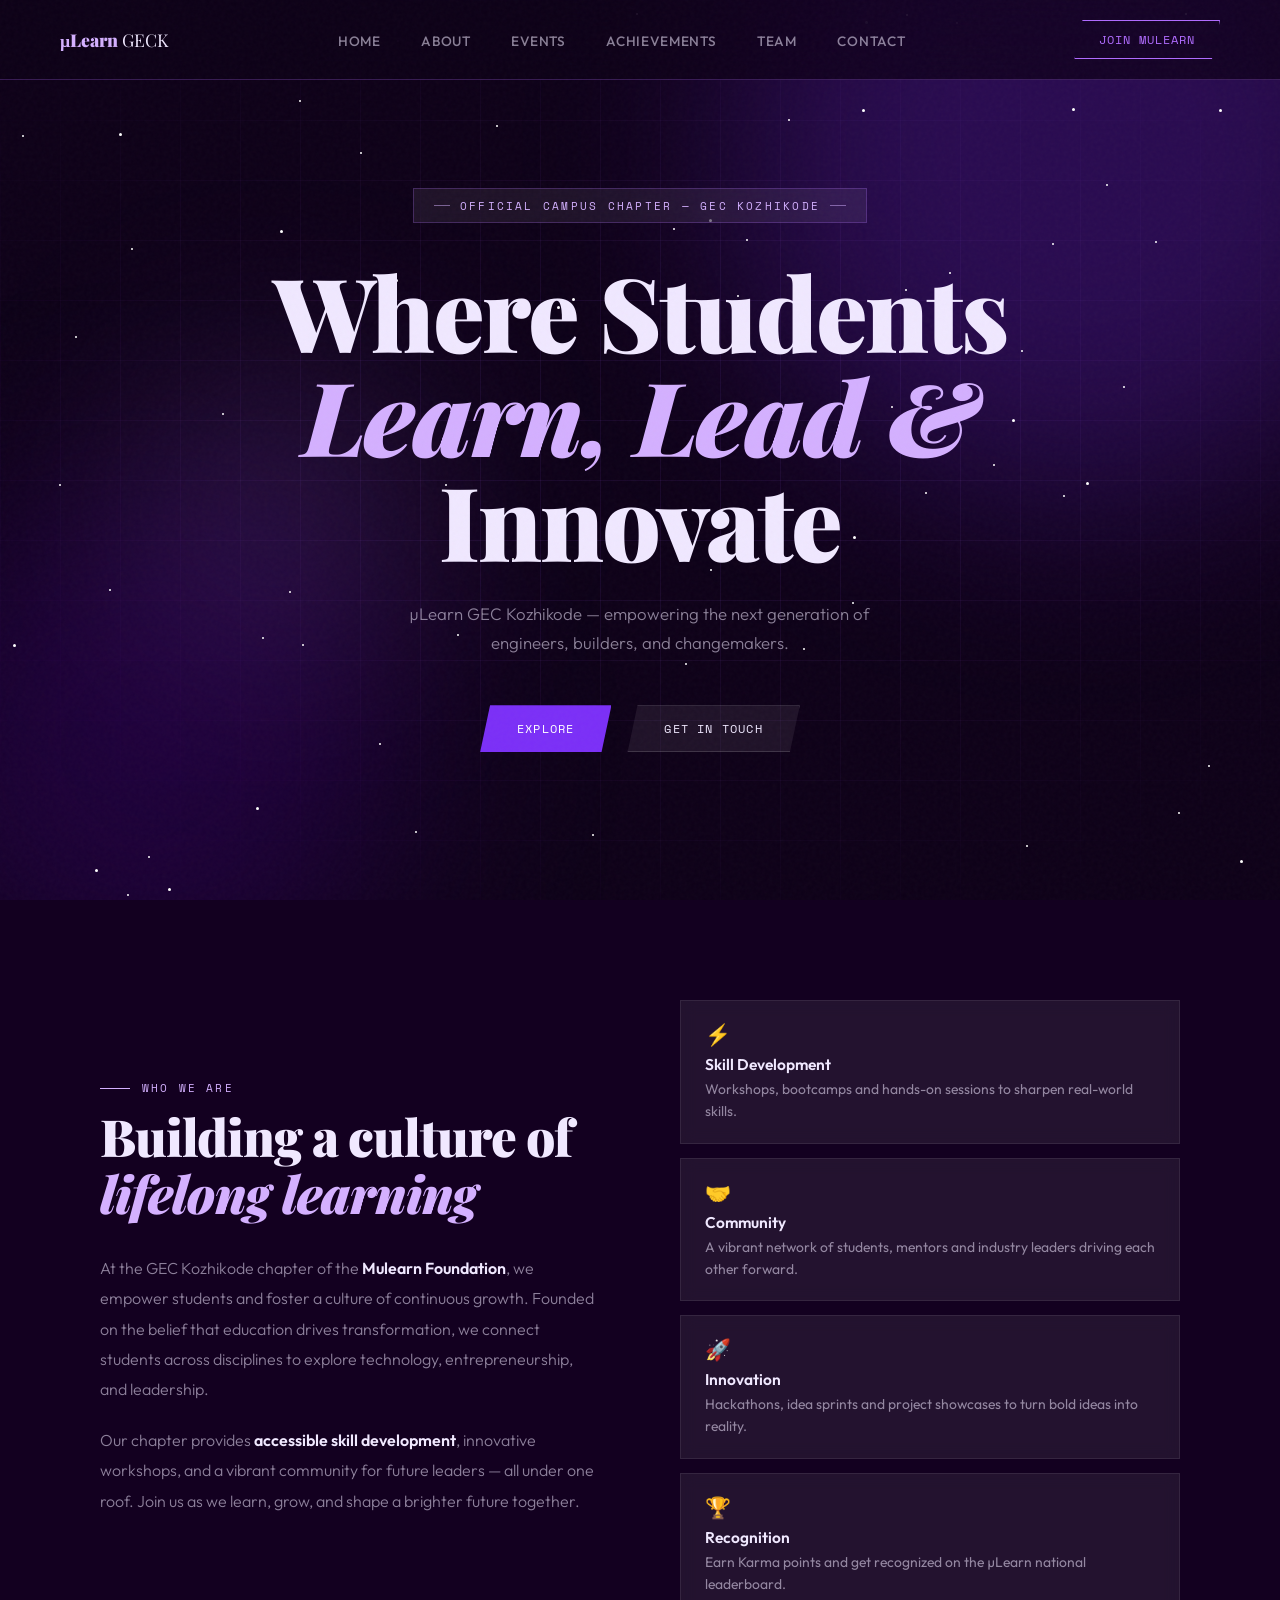
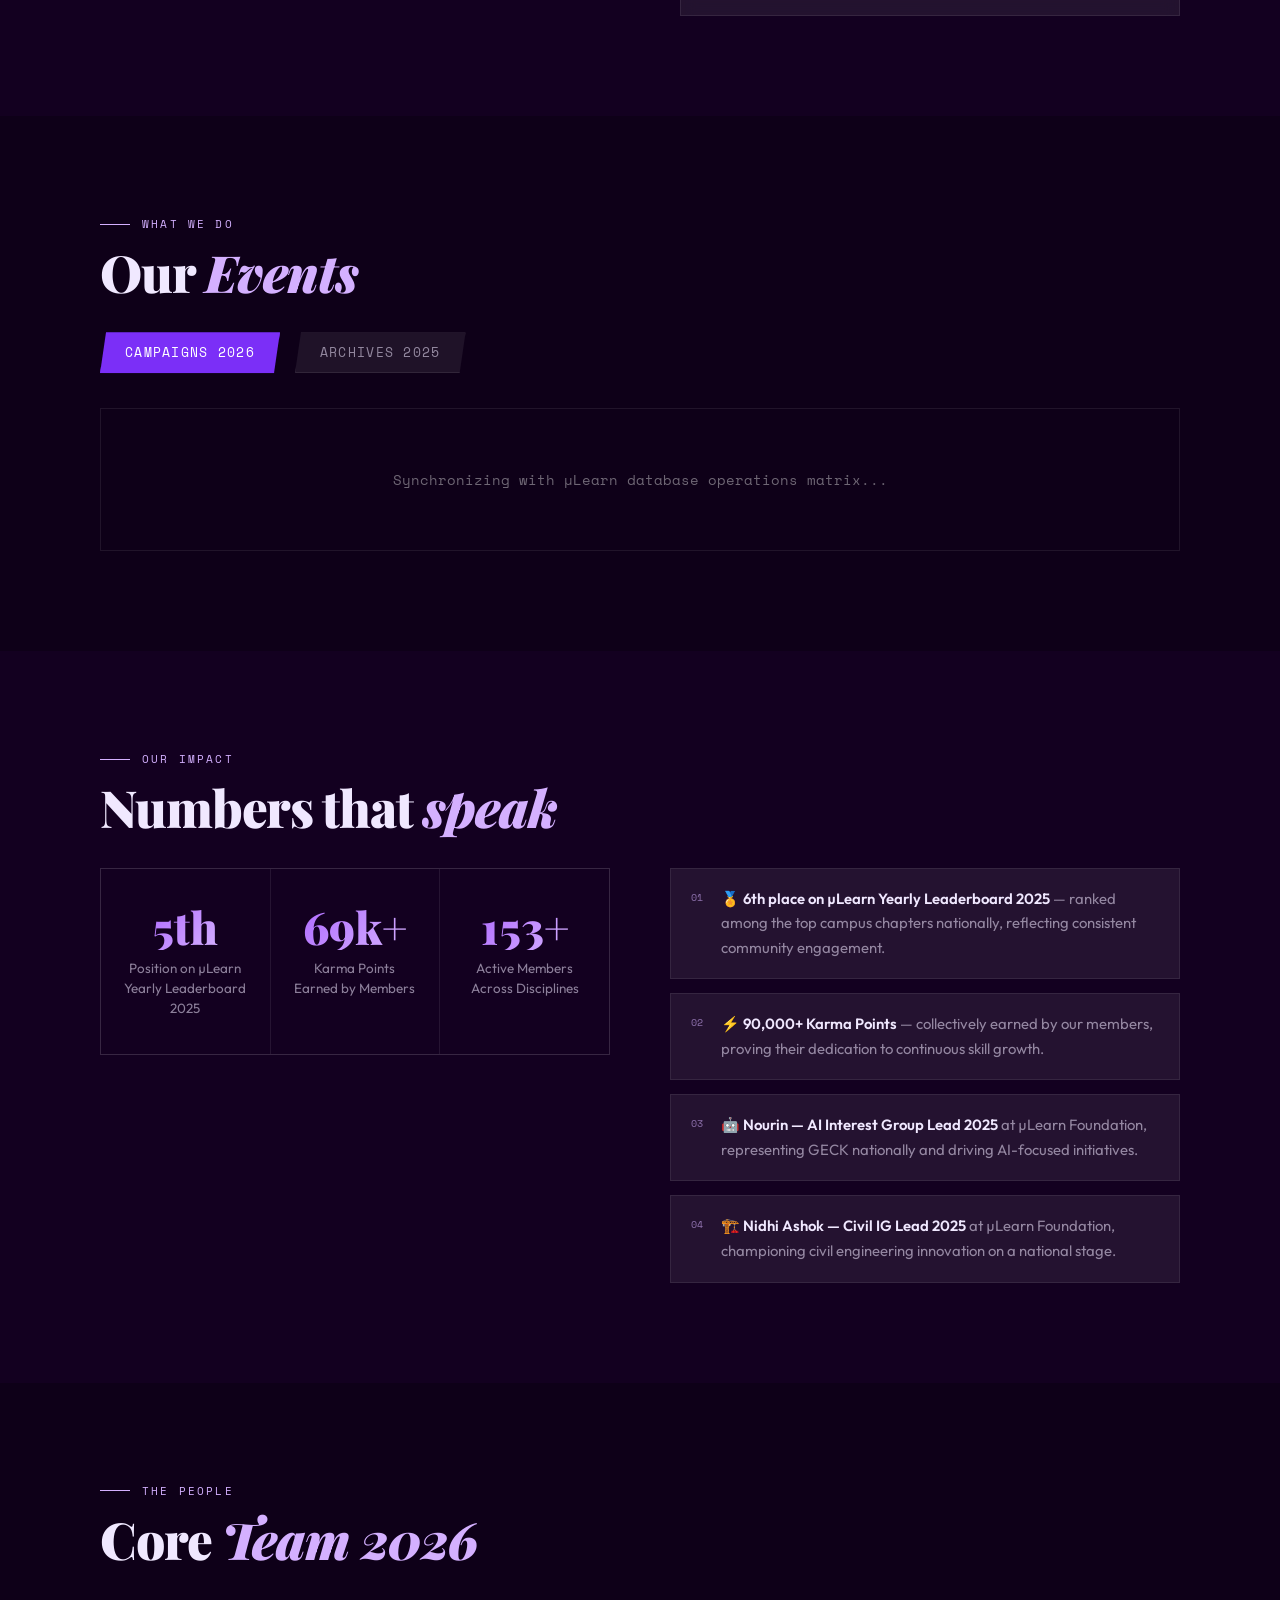
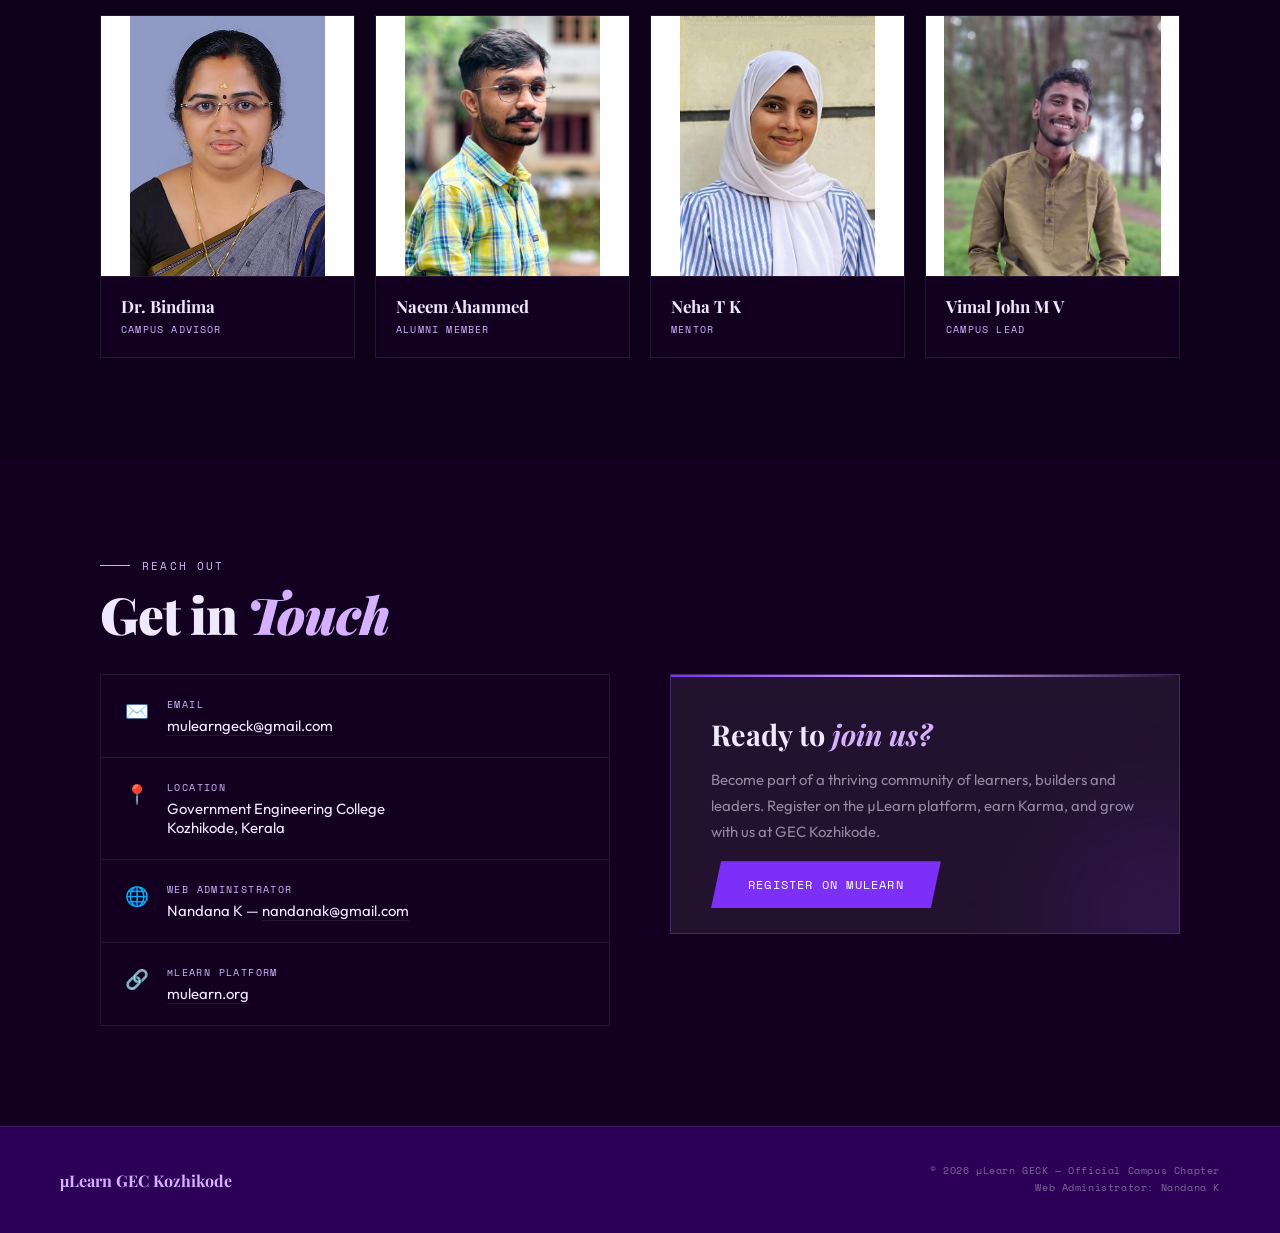
<file: index.html>
<!DOCTYPE html>
<html lang="en">
<head>
  <meta charset="UTF-8" />
  <meta name="viewport" content="width=device-width, initial-scale=1.0"/>
  <title>µLearn GEC Kozhikode – Official Website</title>
  <link rel="stylesheet" href="styles.css">
  <style>
    /* Year Filter Tab Styling to match your website's purple cyber aesthetic */
    .year-filter-tabs {
      display: flex;
      gap: 15px;
      margin: 20px 0 35px 0;
    }
    .year-tab-btn {
      font-family: 'Space Mono', monospace;
      font-size: 0.8rem;
      letter-spacing: 0.1em;
      text-transform: uppercase;
      padding: 10px 24px;
      background: var(--glass);
      color: var(--text-muted);
      border: 1px solid var(--border-soft);
      cursor: pointer;
      transition: all 0.25s ease;
      clip-path: polygon(6px 0%, 100% 0%, calc(100% - 6px) 100%, 0% 100%);
    }
    .year-tab-btn:hover {
      border-color: var(--purple-light);
      color: var(--text);
    }
    .year-tab-btn.active {
      background: var(--purple-mid);
      color: var(--white);
      border-color: var(--purple-mid);
      box-shadow: 0 0 15px rgba(123,47,247,0.3);
    }
  </style>
</head>
<body>

  <nav>
    <a class="nav-brand" href="#home">µLearn <span>GECK</span></a>
    <ul class="nav-links">
      <li><a href="#home">Home</a></li>
      <li><a href="#about">About</a></li>
      <li><a href="#events">Events</a></li>
      <li><a href="#achievements">Achievements</a></li>
      <li><a href="#team">Team</a></li>
      <li><a href="#contact">Contact</a></li>
    </ul>
    <a class="nav-cta" href="https://mulearn.org" target="_blank">Join MuLearn</a>
  </nav>

  <section id="home">
    <div class="hero-grid-bg"></div>
    <div class="hero-orb orb-1"></div>
    <div class="hero-orb orb-2"></div>
    <div class="hero-orb orb-3"></div>
    <div class="stars" id="stars"></div>

    <div class="hero-inner">
      <div class="hero-eyebrow">Official Campus Chapter — GEC Kozhikode</div>
      <h1 class="hero-title">
        <span class="block">Where Students</span>
        <span class="block italic">Learn, Lead &</span>
        <span class="block">Innovate</span>
      </h1>
      <p class="hero-sub">
        µLearn GEC Kozhikode — empowering the next generation of<br/>
        engineers, builders, and changemakers.
      </p>
      <div class="hero-cta">
        <a class="btn-primary" href="#about">Explore</a>
        <a class="btn-ghost" href="#contact">Get In Touch</a>
      </div>
    </div>
  </section>

  <section id="about">
    <div class="wrap">
      <div class="about-layout">
        <div class="about-text reveal">
          <div class="section-eyebrow">Who We Are</div>
          <h2 class="section-heading">Building a culture of <span class="accent">lifelong learning</span></h2>
          <p>At the GEC Kozhikode chapter of the <strong>Mulearn Foundation</strong>, we empower students and foster a culture of continuous growth. Founded on the belief that education drives transformation, we connect students across disciplines to explore technology, entrepreneurship, and leadership.</p>
          <p>Our chapter provides <strong>accessible skill development</strong>, innovative workshops, and a vibrant community for future leaders — all under one roof. Join us as we learn, grow, and shape a brighter future together.</p>
        </div>
        <div class="about-pillars reveal" style="transition-delay:0.15s">
          <div class="pillar">
            <div class="pillar-icon">⚡</div>
            <div class="pillar-title">Skill Development</div>
            <div class="pillar-text">Workshops, bootcamps and hands-on sessions to sharpen real-world skills.</div>
          </div>
          <div class="pillar">
            <div class="pillar-icon">🤝</div>
            <div class="pillar-title">Community</div>
            <div class="pillar-text">A vibrant network of students, mentors and industry leaders driving each other forward.</div>
          </div>
          <div class="pillar">
            <div class="pillar-icon">🚀</div>
            <div class="pillar-title">Innovation</div>
            <div class="pillar-text">Hackathons, idea sprints and project showcases to turn bold ideas into reality.</div>
          </div>
          <div class="pillar">
            <div class="pillar-icon">🏆</div>
            <div class="pillar-title">Recognition</div>
            <div class="pillar-text">Earn Karma points and get recognized on the µLearn national leaderboard.</div>
          </div>
        </div>
      </div>
    </div>
  </section>

  <section id="events">
    <div class="wrap">
      <div class="section-eyebrow reveal">What We Do</div>
      <h2 class="section-heading reveal">Our <span class="accent">Events</span></h2>

      <div class="year-filter-tabs reveal">
        <button class="year-tab-btn active" onclick="filterEventsByYear('2026', this)">Campaigns 2026</button>
        <button class="year-tab-btn" onclick="filterEventsByYear('2025', this)">Archives 2025</button>
      </div>

      <div class="slideshow-wrap reveal" style="transition-delay:0.1s">
        <div class="slides-track" id="slidesTrack">
          <p id="event-loading-msg" style="text-align: center; color: rgba(255,255,255,0.4); padding: 60px; width: 100%; font-family: 'Space Mono', monospace; font-size: 0.9rem;">
            Synchronizing with µLearn database operations matrix...
          </p>
        </div>
      </div>
    </div>
  </section>

  <section id="achievements">
    <div class="wrap">
      <div class="section-eyebrow reveal">Our Impact</div>
      <h2 class="section-heading reveal">Numbers that <span class="accent">speak</span></h2>
      <div class="achievements-layout">
        <div>
          <div class="stats-grid reveal" style="transition-delay:0.1s">
            <div class="stat-cell">
              <div class="stat-number" data-target="6" data-suffix="th">—</div>
              <div class="stat-label">Position on µLearn<br/>Yearly Leaderboard 2025</div>
            </div>
            <div class="stat-cell">
              <div class="stat-number" data-target="90" data-suffix="k+">—</div>
              <div class="stat-label">Karma Points<br/>Earned by Members</div>
            </div>
            <div class="stat-cell">
              <div class="stat-number" data-target="200" data-suffix="+">—</div>
              <div class="stat-label">Active Members<br/>Across Disciplines</div>
            </div>
          </div>
        </div>
        <div class="highlights-list reveal" style="transition-delay:0.2s">
          <div class="highlight-item">
            <div class="highlight-num">01</div>
            <div class="highlight-text"><strong>🏅 6th place on µLearn Yearly Leaderboard 2025</strong> — ranked among the top campus chapters nationally, reflecting consistent community engagement.</div>
          </div>
          <div class="highlight-item">
            <div class="highlight-num">02</div>
            <div class="highlight-text"><strong>⚡ 90,000+ Karma Points</strong> — collectively earned by our members, proving their dedication to continuous skill growth.</div>
          </div>
          <div class="highlight-item">
            <div class="highlight-num">03</div>
            <div class="highlight-text"><strong>🤖 Nourin — AI Interest Group Lead 2025</strong> at µLearn Foundation, representing GECK nationally and driving AI-focused initiatives.</div>
          </div>
          <div class="highlight-item">
            <div class="highlight-num">04</div>
            <div class="highlight-text"><strong>🏗️ Nidhi Ashok — Civil IG Lead 2025</strong> at µLearn Foundation, championing civil engineering innovation on a national stage.</div>
          </div>
        </div>
      </div>
    </div>
  </section>

  <section id="team">
    <div class="wrap">
      <div class="section-eyebrow reveal">The People</div>
      <h2 class="section-heading reveal">Core <span class="accent">Team 2026</span></h2>
      <div class="team-grid">
        <div class="team-card reveal">
          <div class="team-photo-wrap">
            <img class="team-photo" src="bindima.jpeg" alt="Dr. Bindima" onerror="this.parentElement.innerHTML='<div class=team-photo-placeholder>👩‍🏫</div>'">
          </div>
          <div class="team-info">
            <div class="team-name">Dr. Bindima</div>
            <div class="team-role">Campus Advisor</div>
          </div>
        </div>
        <div class="team-card reveal" style="transition-delay:0.1s">
          <div class="team-photo-wrap">
            <img class="team-photo" src="naem.jpeg" alt="Naeem Ahammed" onerror="this.parentElement.innerHTML='<div class=team-photo-placeholder>👨‍💻</div>'">
          </div>
          <div class="team-info">
            <div class="team-name">Naeem Ahammed</div>
            <div class="team-role">Alumni Member</div>
          </div>
        </div>
        <div class="team-card reveal" style="transition-delay:0.2s">
          <div class="team-photo-wrap">
            <img class="team-photo" src="neha.jpeg" alt="Neha T K" onerror="this.parentElement.innerHTML='<div class=team-photo-placeholder>👩‍💻</div>'">
          </div>
          <div class="team-info">
            <div class="team-name">Neha T K</div>
            <div class="team-role">Mentor</div>
          </div>
        </div>
        <div class="team-card reveal" style="transition-delay:0.3s">
          <div class="team-photo-wrap">
            <img class="team-photo" src="vimal.jpeg" alt="Vimal John M V" onerror="this.parentElement.innerHTML='<div class=team-photo-placeholder>👨‍🎓</div>'">
          </div>
          <div class="team-info">
            <div class="team-name">Vimal John M V</div>
            <div class="team-role">Campus Lead</div>
          </div>
        </div>
      </div>
    </div>
  </section>

  <section id="contact">
    <div class="wrap">
      <div class="section-eyebrow reveal">Reach Out</div>
      <h2 class="section-heading reveal">Get in <span class="accent">Touch</span></h2>
      <div class="contact-layout">
        <div class="contact-items reveal" style="transition-delay:0.1s">
          <div class="contact-item">
            <div class="contact-icon">✉️</div>
            <div>
              <div class="contact-label">Email</div>
              <div class="contact-value"><a href="mailto:mulearngeck@gmail.com">mulearngeck@gmail.com</a></div>
            </div>
          </div>
          <div class="contact-item">
            <div class="contact-icon">📍</div>
            <div>
              <div class="contact-label">Location</div>
              <div class="contact-value">Government Engineering College<br/>Kozhikode, Kerala</div>
            </div>
          </div>
          <div class="contact-item">
            <div class="contact-icon">🌐</div>
            <div>
              <div class="contact-label">Web Administrator</div>
              <div class="contact-value">Nandana K — <a href="mailto:nandanak@gmail.com">nandanak@gmail.com</a></div>
            </div>
          </div>
          <div class="contact-item">
            <div class="contact-icon">🔗</div>
            <div>
              <div class="contact-label">µLearn Platform</div>
              <div class="contact-value"><a href="https://mulearn.org" target="_blank">mulearn.org</a></div>
            </div>
          </div>
        </div>
        <div class="join-box reveal" style="transition-delay:0.2s">
          <h3>Ready to <span>join us?</span></h3>
          <p>Become part of a thriving community of learners, builders and leaders. Register on the µLearn platform, earn Karma, and grow with us at GEC Kozhikode.</p>
          <a class="btn-primary" href="https://mulearn.org" target="_blank">Register on MuLearn</a>
        </div>
      </div>
    </div>
  </section>

  <footer>
    <div class="footer-brand">µLearn GEC Kozhikode</div>
    <div class="footer-copy">
      © 2026 µLearn GECK — Official Campus Chapter<br/>
      Web Administrator: Nandana K
    </div>
  </footer>

 <script>
 const BACKEND_URL = 'https://script.google.com/macros/s/AKfycbxkkzGS8mEcLY0qJiwbIPaNBaRO2hbm0Dz-mVj1d4wJdqrTZWrVLJo9F7xFTNqnbP87Lg/exec'; 
  const track = document.getElementById('slidesTrack');
  
  let allEventsCached = [];
  let activeYearFilter = '2026';

  function getDirectDriveImageUrl(url) {
    if (!url) return '';
    const trimmed = url.trim();
    if (!trimmed.includes('drive.google.com')) return trimmed;
    const match = trimmed.match(/\/file\/d\/([a-zA-Z0-9-_]+)/) || trimmed.match(/id=([a-zA-Z0-9-_]+)/);
    if (match && match[1]) {
      return 'https://drive.google.com/thumbnail?sz=w1200&id=' + match[1];
    }
    return trimmed;
  }

  fetch(SCRIPT_URL, {
    method: 'GET',
    headers: { 'Accept': 'application/json' }
  })
    .then(res => {
      if (!res.ok) throw new Error('Network error: ' + res.status);
      return res.json();
    })
    .then(data => {
      allEventsCached = data || [];
      renderFilteredCarousel();
    })
    .catch(err => {
      console.error("Connection failure:", err);
      track.innerHTML = '<p style="text-align:center; color:#ff5252; width:100%; padding:40px; font-family:\'Space Mono\', monospace; font-size:0.9rem;">Database synchronization engine offline.</p>';
    });

  function filterEventsByYear(year, buttonElement) {
    activeYearFilter = year;
    document.querySelectorAll('.year-tab-btn').forEach(btn => btn.classList.remove('active'));
    buttonElement.classList.add('active');
    renderFilteredCarousel();
  }

  function renderFilteredCarousel() {
    const filteredData = allEventsCached.filter(event => {
      const eventDateStr = String(event.date || '');
      return eventDateStr.includes(activeYearFilter);
    });

    if (filteredData.length === 0) {
      track.innerHTML = '<p style="text-align:center; color:rgba(255,255,255,0.5); width:100%; padding:60px; font-family:\'Space Mono\', monospace; font-size:0.9rem;">No entries found.</p>';
      return;
    }

    track.innerHTML = '';
    const totalSlides = filteredData.length;

    filteredData.forEach((event, index) => {
      const slideNum = index + 1;
      const padIndex = String(slideNum).padStart(2, '0');
      const padTotal = String(totalSlides).padStart(2, '0');
      
      const assetImg = getDirectDriveImageUrl(event.imageurl || event.image);
      const encodedName = encodeURIComponent(event.name);
      const encodedCat = encodeURIComponent(event.category);

      let isExpired = false;
      if (event.deadline) {
        const deadlineDate = new Date(event.deadline);
        const currentDate = new Date();
        if (!isNaN(deadlineDate.getTime()) && currentDate > deadlineDate) {
          isExpired = true;
        }
      }

      const actionButtonHTML = isExpired 
        ? '<button class="register-btn" disabled style="background:rgba(255,255,255,0.05); color:var(--text-muted); border-color:var(--border-soft); cursor:not-allowed; transform:none; box-shadow:none;">Closed</button>'
        : '<button class="register-btn" onclick="window.location.href=\'register.html?name=' + encodedName + '&cat=' + encodedCat + '\'">Register</button>';

      const slideHTML = `
        <div class="slide ${index === 0 ? 'active' : ''}" data-slide-idx="${index}">
          <div class="slide-img-wrap">
            <img class="slide-img" src="${assetImg}" alt="${event.name}" onerror="this.style.display='none'; this.nextElementSibling.style.display='flex';">
            <div class="slide-placeholder" style="display:none; width:100%; height:100%; background:var(--bg-3); align-items:center; justify-content:center; font-size:4rem;">🌌</div>
          </div>
          <div class="slide-content">
            <div class="slide-index">${padIndex} / ${padTotal}</div>
            <div class="slide-cat">${event.category}</div>
            <div class="slide-name">${event.name}</div>
            <div class="slide-desc">
              ${event.description}
              <br><br>
              <span style="color:var(--lavender); font-family:\'Space Mono\', monospace; font-size:0.8rem; display:block; margin-bottom:5px;">
                📅 Date: ${event.date} | 🪙 Cost: ${event.price}
              </span>
            </div>
            <div class="slide-controls">
              <button class="slide-btn global-prev-trigger" id="prevBtn" aria-label="Previous">&lt;</button>
              <button class="slide-btn global-next-trigger" id="nextBtn" aria-label="Next">&gt;</button>
              <div class="slide-dots"></div>
              <span class="slide-counter">${slideNum} / ${totalSlides}</span>
              ${actionButtonHTML}
            </div>
          </div>
        </div>
      `;
      track.innerHTML += slideHTML;
    });

    initCarouselEngine(totalSlides);
  }

  function initCarouselEngine(total) {
    let currentIdx = 0;
    
    function updateSliderDOM(targetIdx) {
      const slides = document.querySelectorAll('.slide');
      if (slides.length === 0) return;
      
      slides[currentIdx].classList.remove('active');
      currentIdx = (targetIdx + total) % total;
      slides[currentIdx].classList.add('active');
      
      const dotContainers = document.querySelectorAll('.slide-dots');
      dotContainers.forEach(container => {
        container.innerHTML = '';
        for (let i = 0; i < total; i++) {
          container.innerHTML += '<span class="dot ' + (i === currentIdx ? 'active' : '') + '"></span>';
        }
      });

      document.querySelectorAll('.slide-counter, .s-counter').forEach(el => {
        el.textContent = (currentIdx + 1) + ' / ' + total;
      });
    }

    if (!window.carouselListenerConfigured) {
      document.addEventListener('click', function(e) {
        const slides = document.querySelectorAll('.slide');
        const localTotal = slides.length;
        if (localTotal <= 1) return;

        let activeIdx = 0;
        slides.forEach((s, idx) => { if (s.classList.contains('active')) activeIdx = idx; });

        if (e.target.classList.contains('global-next-trigger') || e.target.id === 'nextBtn') {
          slides[activeIdx].classList.remove('active');
          let nextIdx = (activeIdx + 1) % localTotal;
          slides[nextIdx].classList.add('active');
          syncCarouselIndicators(nextIdx, localTotal);
        }
        if (e.target.classList.contains('global-prev-trigger') || e.target.id === 'prevBtn') {
          slides[activeIdx].classList.remove('active');
          let prevIdx = (activeIdx - 1 + localTotal) % localTotal;
          slides[prevIdx].classList.add('active');
          syncCarouselIndicators(prevIdx, localTotal);
        }
      });
      window.carouselListenerConfigured = true;
    }

    function syncCarouselIndicators(idx, localTotal) {
      const dotContainers = document.querySelectorAll('.slide-dots');
      dotContainers.forEach(container => {
        container.innerHTML = '';
        for (let i = 0; i < localTotal; i++) {
          container.innerHTML += '<span class="dot ' + (i === idx ? 'active' : '') + '"></span>';
        }
      });
      document.querySelectorAll('.slide-counter, .s-counter').forEach(el => {
        el.textContent = (idx + 1) + ' / ' + localTotal;
      });
    }

    updateSliderDOM(0);
  }
</script>  <script src="scripts.js"></script>
</body>
</html>
</file>
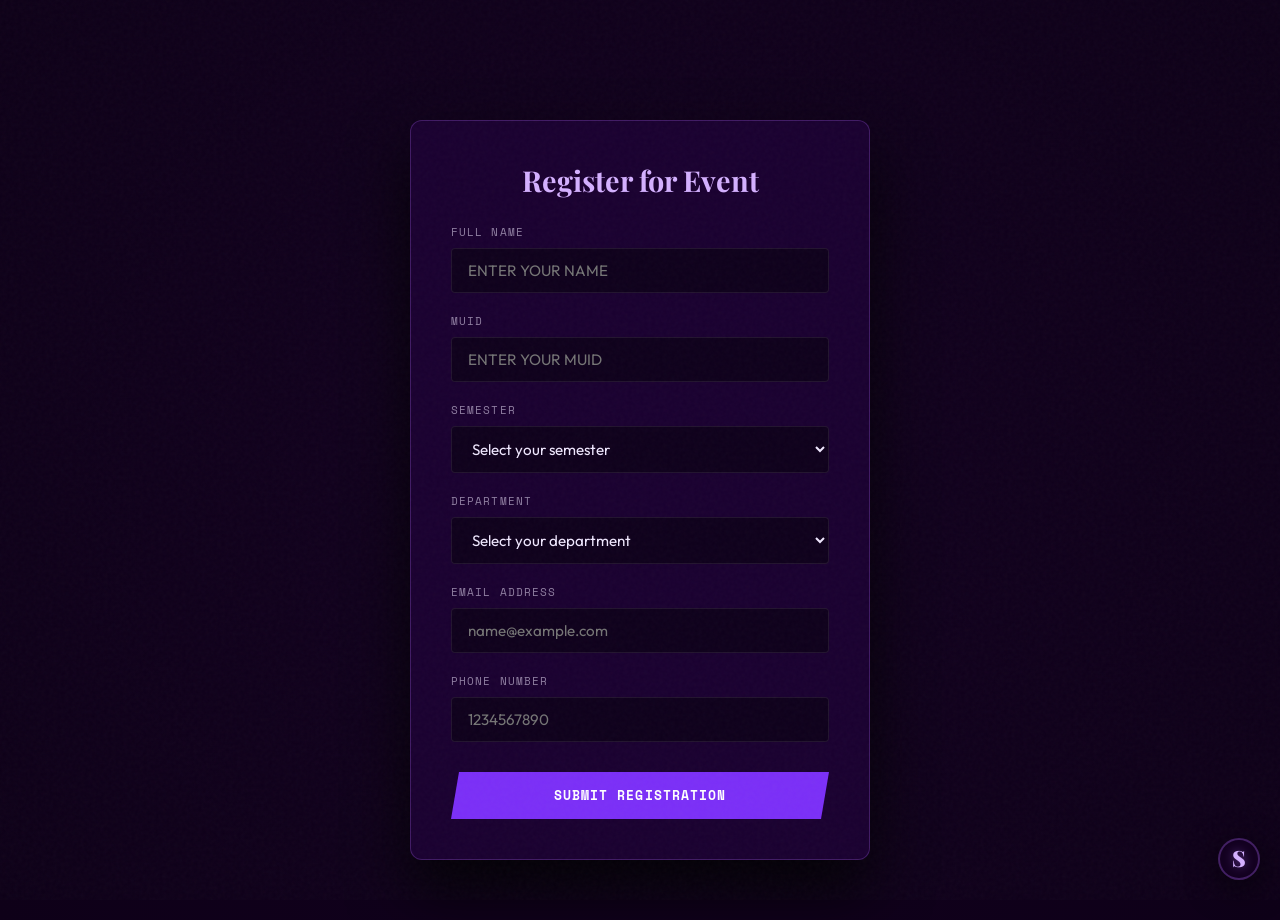
<file: register.html>
<!DOCTYPE html>
<html lang="en">
<head>
  <meta charset="UTF-8">
  <meta name="viewport" content="width=device-width, initial-scale=1.0">
  <title>REGISTER</title>
  <link rel="stylesheet" href="styles.css">
</head>
<body class="register-body-wrapper">

  <div class="form-container">
    <h2 id="form-title">Student Details Form</h2>
    
    <form id="studentRegisterForm">
      <input type="hidden" id="eventName" name="eventName">
      <input type="hidden" id="eventCategory" name="eventCategory">
        
      <div class="form-group">
        <label for="name">Full Name</label>
        <input type="text" id="name" name="name" placeholder="ENTER YOUR NAME" required>
      </div>

      <div class="form-group">
        <label for="muid">MUID</label>
        <input type="text" id="muid" name="muid" placeholder="ENTER YOUR MUID" required>
      </div>

      <div class="form-group">
        <label for="semester">Semester</label>
        <select id="semester" name="semester" required>
          <option value="" disabled selected>Select your semester</option>
          <option value="S1">S1</option>
          <option value="S2">S2</option>
          <option value="S3">S3</option>
          <option value="S4">S4</option>
          <option value="S5">S5</option>
          <option value="S6">S6</option>
          <option value="S7">S7</option>
          <option value="S8">S8</option>
        </select>
      </div>

      <div class="form-group">
        <label for="department">Department</label>
        <select id="department" name="department" required>
          <option value="" disabled selected>Select your department</option>
          <option value="CSD">CSD</option>
          <option value="EC">EC</option>
          <option value="AE">AE</option>
          <option value="CE">CE</option>
          <option value="MECH">MECH</option>
        </select>
      </div>

      <div class="form-group">
        <label for="email">Email Address</label>
        <input type="email" id="email" name="email" placeholder="name@example.com" required>
      </div>

      <div class="form-group">
        <label for="phone">Phone Number</label>
        <input type="tel" id="phone" name="phone" placeholder="1234567890" pattern="[0-9]{10}" title="Please enter a valid 10-digit phone number" required>
      </div>

      <button type="submit" id="submitBtn">Submit Registration</button>
    </form>
    
    <p id="successToast" style="color: #00e676; text-align: center; margin-top: 15px; display: none; font-weight: 600; font-family: 'Space Mono', monospace; font-size: 0.85rem;">
      Registration saved to database matrix!
    </p>
  </div>
  

 <script>
    const urlParams = new URLSearchParams(window.location.search);
    const eventName = urlParams.get('name') || "Event";
    const eventCategory = urlParams.get('cat') || "Tech";

    document.getElementById('form-title').innerText = `Register for ${eventName}`;
    document.getElementById('eventName').value = eventName;
    document.getElementById('eventCategory').value = eventCategory;

    // FIXED: Pointing to the active operational script ID matching index.html
    const BACKEND_URL = 'https://script.google.com/macros/s/AKfycbxkkzGS8mEcLY0qJiwbIPaNBaRO2hbm0Dz-mVj1d4wJdqrTZWrVLJo9F7xFTNqnbP87Lg/exec'; 
    
    const form = document.getElementById('studentRegisterForm');
    const submitBtn = document.getElementById('submitBtn');
    const toast = document.getElementById('successToast');

    form.addEventListener('submit', event => {
      event.preventDefault();
      
      submitBtn.disabled = true;
      submitBtn.innerText = "Processing submission...";

      const encodedPayload = new URLSearchParams(new FormData(form));

      fetch(BACKEND_URL, { 
        method: 'POST',
        mode: 'no-cors',
        headers: { 'Content-Type': 'application/x-www-form-urlencoded' },
        body: encodedPayload 
      })
      .then(res => {
        submitBtn.innerText = "Submitted Successfully!";
        toast.style.display = "block";
        form.reset();
        
        document.getElementById('eventName').value = eventName;
        document.getElementById('eventCategory').value = eventCategory;
      })
      .catch(err => {
        console.error("Error logging submission:", err.message);
        submitBtn.disabled = false;
        submitBtn.innerText = "Retry Submission";
      });
    });
  </script>
<!-- Sidharth P. Signature Widget - Interactive Circle Capsule -->
<div class="sidharth-signature-widget" style="position: fixed; bottom: 20px; right: 20px; z-index: 99999; display: flex; align-items: center; flex-direction: row-reverse; gap: 0px; cursor: pointer;" onmouseenter="this.querySelector('.sig-text-slide').style.width='180px'; this.querySelector('.sig-text-slide').style.padding='0 15px 0 20px'; this.querySelector('.sig-text-slide').style.opacity='1'; this.querySelector('.sig-text-slide').style.marginRight='-15px'; this.querySelector('.sig-icon-ring').style.transform='rotate(360deg)'; this.querySelector('.sig-icon-ring').style.borderColor='#b06bff';" onmouseleave="this.querySelector('.sig-text-slide').style.width='0px'; this.querySelector('.sig-text-slide').style.padding='0'; this.querySelector('.sig-text-slide').style.opacity='0'; this.querySelector('.sig-text-slide').style.marginRight='0px'; this.querySelector('.sig-icon-ring').style.transform='rotate(0deg)'; this.querySelector('.sig-icon-ring').style.borderColor='rgba(176,107,255,0.3)';">
  
  <!-- The Master Font Circle Ring -->
  <div class="sig-icon-ring" style="width: 42px; height: 42px; background: #130020; border: 2px solid rgba(176,107,255,0.3); border-radius: 50%; display: flex; align-items: center; justify-content: center; box-shadow: 0 8px 32px rgba(0,0,0,0.6); position: relative; z-index: 2; transition: transform 0.6s cubic-bezier(0.23, 1, 0.32, 1), border-color 0.4s ease;">
    <span style="font-family: 'Playfair Display', serif; font-weight: 900; font-size: 1.4rem; color: #d4b0ff; line-height: 1; text-shadow: 0 0 10px rgba(176,107,255,0.5); transform: translateY(-1px);">S</span>
  </div>

  <!-- Sliding Interactive Text Capsule -->
  <div class="sig-text-slide" style="width: 0px; height: 34px; background: rgba(26,0,48,0.85); backdrop-filter: blur(8px); -webkit-backdrop-filter: blur(8px); border: 1px solid rgba(176,107,255,0.2); border-radius: 20px 0 0 20px; display: flex; align-items: center; justify-content: center; white-space: nowrap; opacity: 0; overflow: hidden; transition: all 0.5s cubic-bezier(0.23, 1, 0.32, 1); z-index: 1;">
    <span style="font-family: 'Space Mono', monospace; font-size: 0.68rem; color: #ede0ff; letter-spacing: 0.08em; text-transform: uppercase;">Crafted by <strong style="color: #fff; font-family: 'Outfit', sans-serif; font-weight: 600;">Sidharth</strong></span>
  </div>
</div>
</div>
</body>
</html>
</file>
<file: styles.css>
@import url('https://fonts.googleapis.com/css2?family=Playfair+Display:wght@400;700;900&family=Outfit:wght@300;400;500;600;700&family=Space+Mono:wght@400;700&display=swap');

/* ── INTEREST GROUP COMPACT ACCENTS ── */

/* Web Development - Cyber Cyan */
.sig-badge-web-development {
  border-color: rgba(0, 242, 254, 0.3) !important;
  color: #00f2fe !important;
}
.sig-badge-web-development .sig-bg-mark {
  background: #00f2fe !important;
}

/* IoT - Neon Orange */
.sig-badge-iot {
  border-color: rgba(255, 112, 67, 0.3) !important;
  color: #ff7043 !important;
}
.sig-badge-iot .sig-bg-mark {
  background: #ff7043 !important;
}

/* Civil - Emerald Green */
.sig-badge-civil {
  border-color: rgba(0, 230, 118, 0.3) !important;
  color: #00e676 !important;
}
.sig-badge-civil .sig-bg-mark {
  background: #00e676 !important;
}

/* Mech-Cad - Steel Blue */
.sig-badge-mech-cad {
  border-color: rgba(65, 105, 225, 0.3) !important;
  color: #4169e1 !important;
}
.sig-badge-mech-cad .sig-bg-mark {
  background: #4169e1 !important;
}

/* MuV - Sunset Pink */
.sig-badge-muv {
  border-color: rgba(255, 0, 127, 0.3) !important;
  color: #ff007f !important;
}
.sig-badge-muv .sig-bg-mark {
  background: #ff007f !important;
}

/* Muplay - Bright Yellow */
.sig-badge-muplay {
  border-color: rgba(255, 235, 59, 0.3) !important;
  color: #ffeb3b !important;
}
.sig-badge-muplay .sig-bg-mark {
  background: #ffeb3b !important;
}

/* AI - Futuristic Purple/White Glow */
.sig-badge-ai {
  border-color: rgba(176, 107, 255, 0.4) !important;
  color: #d4b0ff !important;
  text-shadow: 0 0 8px rgba(176,107,255,0.6);
}
.sig-badge-ai .sig-bg-mark {
  background: #7b2ff7 !important;
}

/* Cyber Security - Matrix Crimson Red */
.sig-badge-cyber-security {
  border-color: rgba(255, 23, 68, 0.3) !important;
  color: #ff1744 !important;
}
.sig-badge-cyber-security .sig-bg-mark {
  background: #ff1744 !important;
}

/* ── YEAR FILTER NAVIGATION TABS ── */
.year-filter-tabs {
  display: flex;
  gap: 15px;
  margin: 20px 0 35px 0;
}

.year-tab-btn {
  font-family: 'Space Mono', monospace;
  font-size: 0.8rem;
  letter-spacing: 0.1em;
  text-transform: uppercase;
  padding: 10px 24px;
  background: rgba(255, 255, 255, 0.03);
  color: rgba(255, 255, 255, 0.4);
  border: 1px solid rgba(176, 107, 255, 0.15);
  cursor: pointer;
  transition: all 0.25s cubic-bezier(0.23, 1, 0.32, 1);
  clip-path: polygon(6px 0%, 100% 0%, calc(100% - 6px) 100%, 0% 100%);
}

.year-tab-btn:hover {
  border-color: #b06bff;
  color: #fff;
  background: rgba(176, 107, 255, 0.05);
}

.year-tab-btn.active {
  background: #7b2ff7;
  color: #fff;
  border-color: #7b2ff7;
  box-shadow: 0 0 15px rgba(123, 47, 247, 0.35);
}
   
:root {
  --purple-deep: #2d0057;
  --purple-mid: #7b2ff7;
  --purple-light: #b06bff;
  --lavender: #d4b0ff;
  --soft: #ede0ff;
  --white: #fff;
  --bg: #0e0018;
  --bg-2: #130020;
  --bg-3: #1a0030;
  --glass: rgba(255,255,255,0.07);
  --glass-border: rgba(255,255,255,0.14);
  --glass-hover: rgba(255,255,255,0.12);
  --text: #f0e8ff;
  --text-muted: rgba(240,232,255,0.55);
  --border: rgba(176,107,255,0.25);
  --border-soft: rgba(255,255,255,0.08);
}

*, *::before, *::after { box-sizing: border-box; margin: 0; padding: 0; }
html { scroll-behavior: smooth; }

body {
  font-family: 'Outfit', sans-serif;
  background: var(--bg);
  color: var(--text);
  overflow-x: hidden;
}

body::before {
  content: '';
  position: fixed;
  inset: 0;
  background-image: url("data:image/svg+xml,%3Csvg viewBox='0 0 256 256' xmlns='http://www.w3.org/2000/svg'%3E%3Cfilter id='n'%3E%3CfeTurbulence type='fractalNoise' baseFrequency='0.9' numOctaves='4' stitchTiles='stitch'/%3E%3C/filter%3E%3Crect width='100%25' height='100%25' filter='url(%23n)' opacity='1'/%3E%3C/svg%3E");
  opacity: 0.03;
  pointer-events: none;
  z-index: 9999;
}

.register-body-wrapper {
  display: flex;
  justify-content: center;
  align-items: center;
  min-height: 100vh;
  padding: 120px 20px 60px;
  background-image: radial-gradient(circle at center, var(--bg-2) 0%, var(--bg) 100%);
}

::-webkit-scrollbar { width: 4px; }
::-webkit-scrollbar-track { background: var(--bg); }
::-webkit-scrollbar-thumb { background: var(--purple-mid); border-radius: 99px; }

/* ─── NAVBAR ─── */
nav {
  position: fixed;
  top: 0; left: 0; right: 0;
  z-index: 200;
  display: flex;
  align-items: center;
  justify-content: space-between;
  padding: 20px 60px;
  background: rgba(14,0,24,0.72);
  backdrop-filter: blur(24px);
  -webkit-backdrop-filter: blur(24px);
  border-bottom: 1px solid var(--border);
  animation: navIn 0.9s cubic-bezier(.23,1,.32,1) both;
}
@keyframes navIn { from { transform: translateY(-100%); opacity:0; } to { transform: none; opacity:1; } }

.nav-brand {
  font-family: 'Playfair Display', serif;
  font-weight: 900;
  font-size: 1.1rem;
  color: var(--lavender);
  text-decoration: none;
}
.nav-brand span { color: var(--text); font-weight: 400; }

.nav-links { display: flex; gap: 40px; list-style: none; }
.nav-links a {
  color: var(--text-muted);
  text-decoration: none;
  font-size: 0.85rem;
  font-weight: 500;
  letter-spacing: 0.06em;
  text-transform: uppercase;
  transition: color 0.2s;
  position: relative;
}
.nav-links a::after {
  content: '';
  position: absolute;
  bottom: -4px; left: 0; right: 100%;
  height: 1px;
  background: var(--lavender);
  transition: right 0.3s cubic-bezier(.23,1,.32,1);
}
.nav-links a:hover { color: var(--lavender); }
.nav-links a:hover::after { right: 0; }

.nav-cta {
  font-family: 'Space Mono', monospace;
  font-size: 0.75rem;
  padding: 10px 24px;
  border: 1px solid var(--purple-light);
  color: var(--purple-light);
  text-decoration: none;
  letter-spacing: 0.08em;
  text-transform: uppercase;
  transition: all 0.25s;
  clip-path: polygon(8px 0%, 100% 0%, calc(100% - 8px) 100%, 0% 100%);
}
.nav-cta:hover { background: var(--purple-mid); color: var(--white); border-color: var(--purple-mid); }

/* ─── HERO ─── */
#home {
  min-height: 100vh;
  display: grid;
  place-items: center;
  padding: 140px 60px 100px;
  position: relative;
  overflow: hidden;
}

.hero-grid-bg {
  position: absolute;
  inset: 0;
  background-image:
    linear-gradient(rgba(176,107,255,0.08) 1px, transparent 1px),
    linear-gradient(90deg, rgba(176,107,255,0.08) 1px, transparent 1px);
  background-size: 60px 60px;
  mask-image: radial-gradient(ellipse 70% 60% at 50% 50%, black 30%, transparent 100%);
}

.hero-orb {
  position: absolute;
  border-radius: 50%;
  filter: blur(100px);
  animation: pulse 6s ease-in-out infinite alternate;
}
.orb-1 { width: 700px; height: 700px; background: rgba(123,47,247,0.25); top: -200px; right: -150px; }
.orb-2 { width: 500px; height: 500px; background: rgba(45,0,87,0.55); bottom: -100px; left: -100px; animation-delay: -3s; }
.orb-3 { width: 300px; height: 300px; background: rgba(176,107,255,0.15); top: 40%; left: 10%; animation-delay: -5s; }
@keyframes pulse { from { transform: scale(1); } to { transform: scale(1.08); } }

.stars { position: absolute; inset: 0; pointer-events: none; overflow: hidden; }
.star {
  position: absolute;
  background: white;
  border-radius: 50%;
  animation: twinkle 3s ease-in-out infinite alternate;
}
@keyframes twinkle { from { opacity: 0.15; transform: scale(0.8); } to { opacity: 0.9; transform: scale(1.3); } }

.hero-inner { position: relative; z-index: 2; text-align: center; max-width: 900px; }

.hero-eyebrow {
  display: inline-flex;
  align-items: center;
  gap: 10px;
  font-family: 'Space Mono', monospace;
  font-size: 0.7rem;
  letter-spacing: 0.2em;
  text-transform: uppercase;
  color: var(--lavender);
  border: 1px solid var(--border);
  background: var(--glass);
  backdrop-filter: blur(10px);
  padding: 8px 20px;
  margin-bottom: 36px;
  animation: riseIn 0.9s 0.3s both;
}
.hero-eyebrow::before, .hero-eyebrow::after { content: ''; width: 16px; height: 1px; background: var(--lavender); opacity: 0.5; }

.hero-title {
  font-family: 'Playfair Display', serif;
  font-weight: 900;
  font-size: clamp(3rem, 8vw, 6.5rem);
  line-height: 1.02;
  letter-spacing: -0.02em;
  animation: riseIn 0.9s 0.45s both;
}
.hero-title .italic { font-style: italic; color: var(--lavender); }
.hero-title .block { display: block; }

.hero-sub {
  margin-top: 28px;
  font-size: 1.05rem;
  color: var(--text-muted);
  line-height: 1.7;
  animation: riseIn 0.9s 0.6s both;
  font-weight: 300;
}

.hero-cta {
  margin-top: 48px;
  display: flex;
  gap: 16px;
  justify-content: center;
  flex-wrap: wrap;
  animation: riseIn 0.9s 0.75s both;
}

.btn-primary {
  font-family: 'Space Mono', monospace;
  font-size: 0.75rem;
  letter-spacing: 0.1em;
  text-transform: uppercase;
  padding: 14px 36px;
  background: var(--purple-mid);
  color: var(--white);
  text-decoration: none;
  clip-path: polygon(10px 0%, 100% 0%, calc(100% - 10px) 100%, 0% 100%);
  transition: all 0.25s;
  border: 1px solid transparent;
}
.btn-primary:hover { background: var(--purple-deep); border-color: var(--purple-light); transform: translateY(-2px); box-shadow: 0 10px 30px rgba(123,47,247,0.4); }

.btn-ghost {
  font-family: 'Space Mono', monospace;
  font-size: 0.75rem;
  letter-spacing: 0.1em;
  text-transform: uppercase;
  padding: 14px 36px;
  border: 1px solid var(--glass-border);
  background: var(--glass);
  backdrop-filter: blur(10px);
  color: var(--text);
  text-decoration: none;
  clip-path: polygon(10px 0%, 100% 0%, calc(100% - 10px) 100%, 0% 100%);
  transition: all 0.25s;
}
.btn-ghost:hover { border-color: var(--lavender); color: var(--lavender); transform: translateY(-2px); }

@keyframes riseIn { from { opacity:0; transform: translateY(30px); } to { opacity:1; transform:none; } }

.hero-scroll {
  position: absolute;
  bottom: 40px; left: 50%;
  transform: translateX(-50%);
  display: flex; flex-direction: column; align-items: center; gap: 8px;
  font-family: 'Space Mono', monospace;
  font-size: 0.62rem;
  letter-spacing: 0.15em;
  text-transform: uppercase;
  color: var(--text-muted);
  animation: riseIn 1s 1.2s both;
}
.scroll-track { width: 1px; height: 50px; background: var(--border-soft); position: relative; overflow: hidden; }
.scroll-track::after {
  content: '';
  position: absolute;
  top: -20px; left: 0; width: 1px; height: 20px;
  background: var(--lavender);
  animation: scrollLine 1.5s ease-in-out infinite;
}
@keyframes scrollLine { from { top: -20px; } to { top: 60px; } }

/* ─── LAYOUT ─── */
.wrap { max-width: 1200px; margin: 0 auto; padding: 100px 60px; }

.section-eyebrow {
  font-family: 'Space Mono', monospace;
  font-size: 0.68rem;
  letter-spacing: 0.2em;
  text-transform: uppercase;
  color: var(--lavender);
  margin-bottom: 12px;
  display: flex; align-items: center; gap: 12px;
}
.section-eyebrow::before { content: ''; display: inline-block; width: 30px; height: 1px; background: var(--lavender); }

.section-heading {
  font-family: 'Playfair Display', serif;
  font-weight: 900;
  font-size: clamp(2rem, 4vw, 3.2rem);
  letter-spacing: -0.02em;
  line-height: 1.1;
  margin-bottom: 32px;
}
.section-heading .accent { color: var(--lavender); font-style: italic; }

/* ─── ABOUT ─── */
#about { background: var(--bg-2); }

.about-layout {
  display: grid;
  grid-template-columns: 1fr 1fr;
  gap: 80px;
  align-items: center;
}

.about-text p { color: var(--text-muted); line-height: 1.9; font-size: 1rem; font-weight: 300; margin-bottom: 20px; }
.about-text p strong { color: var(--text); font-weight: 600; }

.about-pillars { display: grid; gap: 14px; }

.pillar {
  border: 1px solid var(--border-soft);
  padding: 20px 24px;
  position: relative;
  overflow: hidden;
  background: var(--glass);
  backdrop-filter: blur(8px);
  transition: border-color 0.3s, background 0.3s;
}
.pillar::before {
  content: '';
  position: absolute; top: 0; left: 0; width: 3px; height: 100%;
  background: linear-gradient(180deg, var(--purple-mid), var(--lavender));
  transform: scaleY(0); transform-origin: top;
  transition: transform 0.35s cubic-bezier(.23,1,.32,1);
}
.pillar:hover { border-color: var(--border); background: var(--glass-hover); }
.pillar:hover::before { transform: scaleY(1); }
.pillar-icon { font-size: 1.3rem; margin-bottom: 7px; }
.pillar-title { font-weight: 600; font-size: 0.97rem; margin-bottom: 4px; }
.pillar-text { color: var(--text-muted); font-size: 0.87rem; line-height: 1.6; }

/* ─── EVENTS SLIDESHOW ─── */
#events { background: var(--bg); }

.slideshow-wrap {
  position: relative;
  margin-top: 10px;
  overflow: hidden;
  border: 1px solid var(--border-soft);
}

.slides-track {
  display: flex;
  width: 100%;
}

.slide {
  min-width: 100%;
  width: 100%;
  display: none;
  grid-template-columns: 1fr 1fr;
  opacity: 0;
}

.slide.active {
  display: grid;
  opacity: 1;
  animation: slideFadeIn 0.4s ease-in-out forwards;
}
@keyframes slideFadeIn { from { opacity: 0; } to { opacity: 1; } }

.slide-img-wrap {
  position: relative;
  height: 420px;
  overflow: hidden;
  background: var(--bg-3);
}
.slide-img-wrap::after {
  content: '';
  position: absolute; inset: 0;
  background: linear-gradient(90deg, transparent 60%, var(--bg));
  pointer-events: none;
}
.slide-img {
  width: 100%;
  height: 100%;
  object-fit: contain;
  display: block;
  transition: transform 0.8s cubic-bezier(.23,1,.32,1);
}

.slide-placeholder {
  width: 100%; height: 420px;
  display: flex; align-items: center; justify-content: center;
  font-size: 5rem;
}

.slide-content {
  display: flex;
  flex-direction: column;
  justify-content: center;
  padding: 52px 52px 52px 44px;
  background: var(--bg);
}

.slide-index {
  font-family: 'Space Mono', monospace;
  font-size: 0.62rem;
  letter-spacing: 0.2em;
  color: var(--text-muted);
  margin-bottom: 16px;
}
.slide-cat {
  font-family: 'Space Mono', monospace;
  font-size: 0.65rem;
  letter-spacing: 0.18em;
  text-transform: uppercase;
  color: var(--lavender);
  margin-bottom: 12px;
}
.slide-name {
  font-family: 'Playfair Display', serif;
  font-weight: 900;
  font-size: clamp(1.6rem, 3vw, 2.4rem);
  line-height: 1.15;
  margin-bottom: 18px;
}
.slide-desc {
  color: var(--text-muted);
  font-size: 0.95rem;
  line-height: 1.75;
  font-weight: 300;
  margin-bottom: 30px;
}

.slide-controls {
  display: flex;
  align-items: center;
  gap: 16px;
  margin-top: auto;
  padding-top: 15px;
  width: 100%;
}
.slide-btn {
  width: 44px; height: 44px;
  border: 1px solid var(--border);
  background: var(--glass);
  color: var(--text);
  font-size: 1.1rem;
  cursor: pointer;
  display: flex; align-items: center; justify-content: center;
  transition: all 0.25s;
  clip-path: polygon(6px 0%, 100% 0%, calc(100% - 6px) 100%, 0% 100%);
  flex-shrink: 0;
}
.slide-btn:hover { background: var(--purple-mid); border-color: var(--purple-mid); }

.slide-dots { display: flex; gap: 8px; align-items: center; }
.dot {
  width: 6px; height: 6px;
  border-radius: 50%;
  background: var(--border-soft);
  cursor: pointer;
  transition: all 0.3s;
  border: none; padding: 0;
  display: inline-block;
}
.dot.active { background: var(--lavender); width: 22px; border-radius: 3px; }

.slide-counter {
  font-family: 'Space Mono', monospace;
  font-size: 0.68rem;
  color: var(--text-muted);
  margin-left: auto;
}

.register-btn {
  font-family: 'Space Mono', monospace;
  font-size: 0.72rem;
  letter-spacing: 0.08em;
  text-transform: uppercase;
  padding: 10px 24px;
  background: linear-gradient(135deg, var(--purple-mid), var(--purple-deep));
  color: var(--white);
  border: 1px solid var(--purple-light);
  cursor: pointer;
  transition: all 0.25s ease;
  clip-path: polygon(8px 0%, 100% 0%, calc(100% - 8px) 100%, 0% 100%);
  margin-left: 15px;
}
.register-btn:hover {
  background: var(--purple-light);
  color: var(--bg);
  transform: translateY(-2px);
  box-shadow: 0 6px 20px rgba(176,107,255,0.3);
}
.register-btn:active { transform: translateY(0); }

/* ─── ACHIEVEMENTS ─── */
#achievements { background: var(--bg-2); }

.achievements-layout {
  display: grid;
  grid-template-columns: 1fr 1fr;
  gap: 60px;
  align-items: start;
}

.stats-grid {
  display: grid;
  grid-template-columns: repeat(3, 1fr);
  gap: 1px;
  background: var(--border-soft);
  border: 1px solid var(--border-soft);
  margin-top: 0;
}

.stat-cell {
  background: var(--bg-2);
  padding: 36px 20px;
  position: relative; overflow: hidden;
  transition: background 0.3s;
  display: flex;
  flex-direction: column;
  align-items: center;
  text-align: center;
}
.stat-cell:hover { background: var(--bg-3); }
.stat-cell::after {
  content: '';
  position: absolute; bottom: 0; left: 0; right: 0; height: 2px;
  background: linear-gradient(90deg, var(--purple-mid), var(--lavender), transparent);
  transform: scaleX(0); transform-origin: left;
  transition: transform 0.4s;
}
.stat-cell:hover::after { transform: scaleX(1); }

.stat-number {
  font-family: 'Playfair Display', serif;
  font-weight: 900; font-size: 2.8rem;
  background: linear-gradient(135deg, var(--purple-light), var(--lavender));
  -webkit-background-clip: text; -webkit-text-fill-color: transparent;
  background-clip: text;
  line-height: 1; margin-bottom: 8px;
}
.stat-label {
  color: var(--text-muted);
  font-size: 0.84rem;
  line-height: 1.5;
  text-align: center;
}

.highlights-list { display: flex; flex-direction: column; gap: 14px; }

.highlight-item {
  display: flex; gap: 18px;
  padding: 18px 20px;
  border: 1px solid var(--border-soft);
  background: var(--glass);
  align-items: flex-start;
  transition: border-color 0.3s, background 0.3s;
}
.highlight-item:hover { border-color: var(--border); background: var(--glass-hover); }

.highlight-num { font-family: 'Space Mono', monospace; font-size: 0.62rem; color: var(--lavender); opacity: 0.6; padding-top: 3px; flex-shrink: 0; }
.highlight-text { font-size: 0.93rem; line-height: 1.65; color: var(--text-muted); }
.highlight-text strong { color: var(--text); font-weight: 600; }

/* ─── TEAM ─── */
#team { background: var(--bg); }

.team-grid {
  display: grid;
  grid-template-columns: repeat(4, 1fr);
  gap: 20px;
  margin-top: 48px;
}

.team-card {
  border: 1px solid var(--border-soft);
  overflow: hidden;
  background: var(--bg-2);
  transition: border-color 0.3s, transform 0.3s;
}
.team-card:hover { border-color: var(--border); transform: translateY(-6px); }
.team-card:hover .team-photo { transform: scale(1.05); }

.team-photo-wrap { height: 260px; overflow: hidden; background: white; }
.team-photo { width: 100%; height: 100%; object-fit: contain; display: block; background: white; transition: transform 0.5s cubic-bezier(.23,1,.32,1); }
.team-photo-placeholder { width: 100%; height: 260px; display: flex; align-items: center; justify-content: center; font-size: 4rem; background: var(--bg-3); }

.team-info { padding: 18px 20px 20px; border-top: 1px solid var(--border-soft); }
.team-name { font-family: 'Playfair Display', serif; font-weight: 700; font-size: 1.05rem; margin-bottom: 5px; }
.team-role { font-family: 'Space Mono', monospace; font-size: 0.62rem; letter-spacing: 0.12em; text-transform: uppercase; color: var(--lavender); }

/* ─── CONTACT ─── */
#contact { background: var(--bg-2); }

.contact-layout {
  display: grid;
  grid-template-columns: 1fr 1fr;
  gap: 60px;
  align-items: start;
}

.contact-items { display: flex; flex-direction: column; border: 1px solid var(--border-soft); }
.contact-item {
  display: flex; align-items: flex-start; gap: 18px;
  padding: 22px 24px; border-bottom: 1px solid var(--border-soft);
  transition: background 0.2s;
}
.contact-item:last-child { border-bottom: none; }
.contact-item:hover { background: var(--glass); }
.contact-icon { font-size: 1.2rem; flex-shrink: 0; margin-top: 2px; }
.contact-label { font-family: 'Space Mono', monospace; font-size: 0.62rem; letter-spacing: 0.14em; text-transform: uppercase; color: var(--lavender); margin-bottom: 4px; }
.contact-value { color: var(--text); font-size: 0.93rem; }
.contact-value a { color: var(--text); text-decoration: none; border-bottom: 1px solid var(--border-soft); transition: color 0.2s, border-color 0.2s; }
.contact-value a:hover { color: var(--lavender); border-color: var(--lavender); }

.join-box {
  border: 1px solid var(--border);
  padding: 40px;
  background: var(--glass);
  backdrop-filter: blur(16px);
  position: relative; overflow: hidden;
}
.join-box::before {
  content: '';
  position: absolute; top: 0; left: 0; width: 100%; height: 2px;
  background: linear-gradient(90deg, var(--purple-mid), var(--lavender), transparent);
}
.join-box::after {
  content: '';
  position: absolute; bottom: -80px; right: -80px;
  width: 200px; height: 200px;
  background: rgba(123,47,247,0.12);
  border-radius: 50%; filter: blur(50px);
}
.join-box h3 { font-family: 'Playfair Display', serif; font-size: 1.8rem; font-weight: 700; margin-bottom: 14px; }
.join-box h3 span { color: var(--lavender); font-style: italic; }
.join-box p { color: var(--text-muted); font-size: 0.93rem; line-height: 1.75; margin-bottom: 28px; }

/* ─── DYNAMIC FORMS AND CONTAINERS OVERRIDES ─── */
.form-container {
  width: 100%;
  max-width: 460px;
  padding: 40px;
  border-radius: 12px;
  position: relative;
  z-index: 5;
  background: var(--bg-3);
  border: 1px solid var(--border);
  box-shadow: 0 30px 60px rgba(0, 0, 0, 0.8);
}
.form-container h2 {
  font-family: 'Playfair Display', serif;
  font-weight: 700; font-size: 1.8rem;
  margin-bottom: 25px; text-align: center; color: var(--lavender);
}
.form-group { margin-bottom: 20px; }
.form-container label {
  display: block; margin-bottom: 8px;
  font-family: 'Space Mono', monospace; font-size: 0.68rem;
  letter-spacing: 0.1em; text-transform: uppercase; color: var(--text-muted);
}
.form-container input[type="text"],
.form-container input[type="email"],
.form-container input[type="tel"],
.form-container select {
  width: 100%; padding: 12px 16px;
  font-family: 'Outfit', sans-serif; font-size: 0.95rem;
  color: var(--text); background: rgba(0, 0, 0, 0.4);
  border: 1px solid var(--border-soft); border-radius: 4px;
  transition: border-color 0.25s, box-shadow 0.25s;
}
.form-container select option { background-color: var(--bg-3); color: var(--text); }
.form-container input:focus, 
.form-container select:focus {
  outline: none; border-color: var(--purple-light);
  box-shadow: 0 0 10px rgba(176, 107, 255, 0.25);
}
.form-container button[type="submit"] {
  width: 100%; padding: 14px; margin-top: 10px;
  font-family: 'Space Mono', monospace; font-size: 0.8rem;
  font-weight: 700; letter-spacing: 0.08em; text-transform: uppercase;
  color: var(--white); background: var(--purple-mid);
  border: none; cursor: pointer;
  clip-path: polygon(8px 0%, 100% 0%, calc(100% - 8px) 100%, 0% 100%);
  transition: background 0.25s, transform 0.2s;
}
.form-container button[type="submit"]:hover { background: var(--purple-light); transform: translateY(-2px); }

/* ─── FOOTER ─── */
footer {
  background: var(--purple-deep);
  border-top: 1px solid rgba(255,255,255,0.08);
  padding: 36px 60px;
  display: flex; justify-content: space-between; align-items: center;
}
.footer-brand { font-family: 'Playfair Display', serif; font-weight: 700; color: var(--lavender); font-size: 1rem; }
.footer-copy { font-family: 'Space Mono', monospace; font-size: 0.62rem; color: rgba(255,255,255,0.4); letter-spacing: 0.06em; text-align: right; line-height: 1.7; }

/* ─── REVEAL ─── */
.reveal { opacity: 0; transform: translateY(32px); transition: opacity 0.8s cubic-bezier(.23,1,.32,1), transform 0.8s cubic-bezier(.23,1,.32,1); }
.reveal.visible { opacity: 1; transform: none; }

/* ─── RESPONSIVE ─── */
@media (max-width: 900px) {
  nav { padding: 16px 20px; }
  .nav-links { display: none; }
  .wrap { padding: 70px 20px; }
  .about-layout, .achievements-layout, .contact-layout { grid-template-columns: 1fr; gap: 36px; }
  .slide { grid-template-columns: 1fr; }
  .slide-img-wrap { height: 240px; }
  .slide-img-wrap::after { background: linear-gradient(0deg, var(--bg) 0%, transparent 60%); }
  .slide-content { padding: 28px 24px 32px; }
  .team-grid { grid-template-columns: repeat(2, 1fr); }
  #home { padding: 120px 20px 80px; }
  footer { flex-direction: column; gap: 12px; padding: 28px 20px; }
  .footer-copy { text-align: center; }

  /* ── SLIDER BUTTON VISIBILITY ON MOBILE ── */
  .slide-controls {
    display: flex;
    flex-wrap: wrap;
    gap: 12px;
    align-items: center;
    width: 100%;
    margin-top: 20px;
  }

  .register-btn {
    width: 100%;
    margin-left: 0 !important;
    margin-top: 8px;
    padding: 12px 20px;
    text-align: center;
  }
}

@media (max-width: 500px) {
  .stats-grid { grid-template-columns: 1fr; }
  .team-grid { grid-template-columns: repeat(2, 1fr); }
}
</file>
